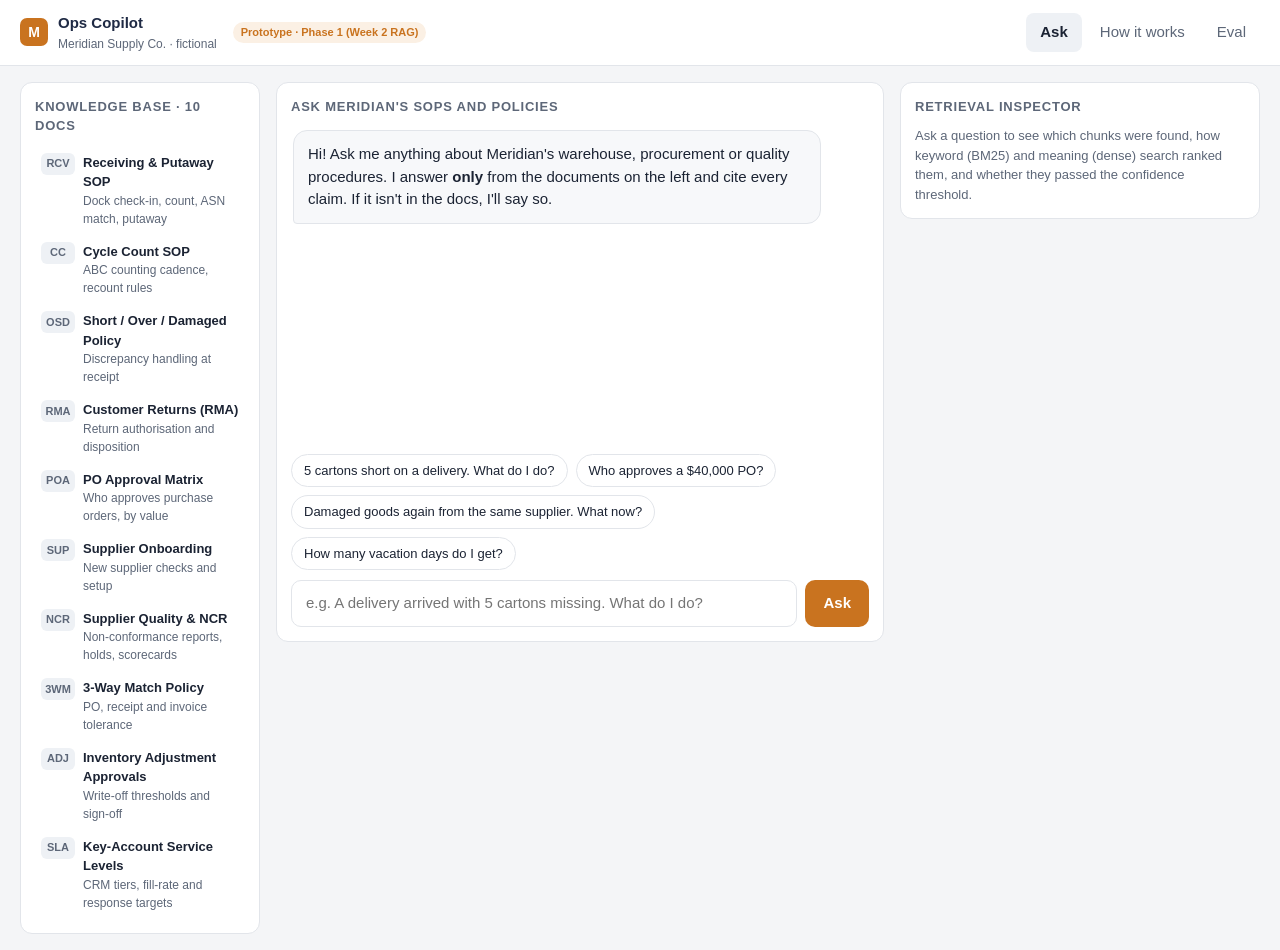
<file: docs/prototype-v1/index.html>
<!doctype html>
<html lang="en">
<head>
<meta charset="utf-8">
<meta name="viewport" content="width=device-width, initial-scale=1">
<title>Ops Copilot Prototype</title>
<style>
:root{
  --bg:#F4F5F7;--panel:#FFFFFF;--ink:#1B2333;--muted:#5D6778;--line:#E2E5EA;
  --navy:#1F2A44;--amber:#C9731F;--amber-soft:#FBF0E4;--ok:#2F7A4F;--ok-soft:#E6F3EB;
  --warn:#A23B2A;--warn-soft:#FBEAE7;--chip:#EEF1F5;--code:#F7F8FA;
}
@media (prefers-color-scheme: dark){:root:not([data-theme="light"]){
  --bg:#11151D;--panel:#1A202B;--ink:#E7EAF0;--muted:#9AA3B2;--line:#2A3240;
  --navy:#C9D3E8;--amber:#E99A4C;--amber-soft:#3A2A1A;--ok:#6CC08F;--ok-soft:#1C3326;
  --warn:#F08A78;--warn-soft:#3A201C;--chip:#232A36;--code:#151A22;}}
:root[data-theme="dark"]{
  --bg:#11151D;--panel:#1A202B;--ink:#E7EAF0;--muted:#9AA3B2;--line:#2A3240;
  --navy:#C9D3E8;--amber:#E99A4C;--amber-soft:#3A2A1A;--ok:#6CC08F;--ok-soft:#1C3326;
  --warn:#F08A78;--warn-soft:#3A201C;--chip:#232A36;--code:#151A22;}
*{box-sizing:border-box}
body{margin:0;background:var(--bg);color:var(--ink);font:15px/1.5 -apple-system,BlinkMacSystemFont,"Segoe UI",Inter,Arial,sans-serif}
header{display:flex;align-items:center;gap:16px;padding:12px 20px;background:var(--panel);border-bottom:1px solid var(--line);flex-wrap:wrap}
.brand{display:flex;align-items:center;gap:10px;font-weight:700;color:var(--navy)}
.logo{width:28px;height:28px;border-radius:7px;background:var(--amber);display:grid;place-items:center;color:#fff;font-size:14px;font-weight:800}
.brand small{display:block;font-weight:500;color:var(--muted);font-size:12px}
nav{display:flex;gap:4px;margin-left:auto}
nav button{border:0;background:transparent;color:var(--muted);padding:8px 14px;border-radius:8px;font:inherit;cursor:pointer}
nav button.on{background:var(--chip);color:var(--ink);font-weight:600}
.badge{font-size:11px;padding:2px 8px;border-radius:99px;background:var(--amber-soft);color:var(--amber);font-weight:600}
main{padding:16px 20px;max-width:1400px;margin:0 auto}
.view{display:none}.view.on{display:block}
.grid{display:grid;grid-template-columns:240px 1fr 360px;gap:16px;align-items:start}
@media (max-width:1100px){.grid{grid-template-columns:1fr}}
.card{background:var(--panel);border:1px solid var(--line);border-radius:12px;padding:14px}
h2{font-size:13px;text-transform:uppercase;letter-spacing:.06em;color:var(--muted);margin:0 0 10px}
.doc{display:flex;gap:8px;padding:7px 6px;border-radius:8px;font-size:13px;cursor:default}
.doc.hit{background:var(--amber-soft)}
.doc b{font-weight:600}
.doc span{color:var(--muted);font-size:12px;display:block}
.ico{width:34px;height:22px;flex:none;border-radius:6px;background:var(--chip);display:grid;place-items:center;font-size:11px;color:var(--muted);font-weight:700}
.chat{display:flex;flex-direction:column;min-height:560px}
.msgs{flex:1;display:flex;flex-direction:column;gap:14px;padding:4px 2px 12px}
.q{align-self:flex-end;background:var(--navy);color:var(--bg);padding:10px 14px;border-radius:14px 14px 4px 14px;max-width:80%}
:root[data-theme="dark"] .q{color:#11151D}
.a{align-self:flex-start;background:var(--code);border:1px solid var(--line);padding:12px 14px;border-radius:14px 14px 14px 4px;max-width:92%}
.a.refuse{background:var(--warn-soft);border-color:transparent}
.a .meta{margin-top:8px;display:flex;gap:6px;flex-wrap:wrap}
.cite{font-size:12px;padding:2px 8px;border-radius:99px;background:var(--amber-soft);color:var(--amber);font-weight:600;border:0;cursor:pointer;font-family:inherit}
.pill{font-size:12px;padding:2px 8px;border-radius:99px;background:var(--chip);color:var(--muted)}
.pill.ok{background:var(--ok-soft);color:var(--ok)}.pill.no{background:var(--warn-soft);color:var(--warn)}
.chips{display:flex;gap:8px;flex-wrap:wrap;margin:6px 0 10px}
.chips button{border:1px solid var(--line);background:var(--panel);color:var(--ink);border-radius:99px;padding:6px 12px;font:inherit;font-size:13px;cursor:pointer}
.chips button:hover{border-color:var(--amber)}
form{display:flex;gap:8px}
input[type=text]{flex:1;padding:11px 14px;border-radius:10px;border:1px solid var(--line);background:var(--panel);color:var(--ink);font:inherit}
.send{background:var(--amber);color:#fff;border:0;border-radius:10px;padding:0 18px;font:inherit;font-weight:600;cursor:pointer}
.typing{color:var(--muted);font-size:13px;font-style:italic}
.chunk{border:1px solid var(--line);border-radius:10px;padding:10px;margin-bottom:10px;font-size:13px}
.chunk.used{border-color:var(--amber)}
.chunk .hd{display:flex;justify-content:space-between;gap:8px;font-weight:600;margin-bottom:4px}
.chunk p{margin:6px 0 8px;color:var(--muted)}
.ranks{display:grid;grid-template-columns:repeat(3,1fr);gap:6px}
.ranks div{background:var(--chip);border-radius:6px;padding:4px 6px;font-size:11px;color:var(--muted)}
.ranks b{display:block;color:var(--ink);font-size:13px}
.gate{display:flex;align-items:center;gap:8px;font-size:13px;padding:8px 10px;border-radius:8px;margin-bottom:10px}
.gate.pass{background:var(--ok-soft);color:var(--ok)}.gate.fail{background:var(--warn-soft);color:var(--warn)}
.empty{color:var(--muted);font-size:13px}
.toggle{display:flex;gap:4px;margin-bottom:10px}
.toggle button{flex:1;border:1px solid var(--line);background:var(--panel);color:var(--muted);border-radius:8px;padding:5px;font:inherit;font-size:12px;cursor:pointer}
.toggle button.on{background:var(--navy);color:var(--bg);border-color:var(--navy)}
/* flow */
.flow{display:grid;grid-template-columns:1fr 340px;gap:16px}
@media (max-width:1000px){.flow{grid-template-columns:1fr}}
svg .node rect{fill:var(--panel);stroke:var(--line);stroke-width:1.5;cursor:pointer}
svg .node.on rect{stroke:var(--amber);stroke-width:2.5}
svg .node text{fill:var(--ink);font-size:13px;font-weight:600;pointer-events:none}
svg .node .sub{fill:var(--muted);font-size:11px;font-weight:400}
svg .lane{fill:var(--muted);font-size:11px;letter-spacing:.08em;font-weight:700}
svg .edge{stroke:var(--muted);stroke-width:1.6;fill:none}
svg .edge.r{stroke:var(--warn)}svg .edge.g{stroke:var(--ok)}
.step h3{margin:0 0 4px;font-size:18px}.step .tag{font-size:12px;color:var(--amber);font-weight:700;text-transform:uppercase;letter-spacing:.06em}
.step code,.mono{font-family:ui-monospace,Menlo,monospace;font-size:12.5px;background:var(--code);padding:1px 5px;border-radius:4px}
table{width:100%;border-collapse:collapse;font-size:13px}
th,td{text-align:left;padding:8px;border-bottom:1px solid var(--line);vertical-align:top}
th{color:var(--muted);font-weight:600;font-size:12px}
.kpis{display:grid;grid-template-columns:repeat(5,1fr);gap:12px;margin-bottom:16px}
@media (max-width:900px){.kpis{grid-template-columns:repeat(2,1fr)}}
.kpi .v{font-size:26px;font-weight:700}.kpi .l{color:var(--muted);font-size:12px}.kpi .t{font-size:12px;color:var(--muted)}
.note{background:var(--amber-soft);color:var(--amber);border-radius:10px;padding:10px 12px;font-size:13px;margin-bottom:14px}
</style>
</head>
<body>
<header>
  <div class="brand"><div class="logo">M</div><div>Ops Copilot<small>Meridian Supply Co. · fictional</small></div></div>
  <span class="badge">Prototype · Phase 1 (Week 2 RAG)</span>
  <nav>
    <button data-v="chat" class="on">Ask</button>
    <button data-v="flow">How it works</button>
    <button data-v="eval">Eval</button>
  </nav>
</header>

<main>
<!-- CHAT -->
<section id="chat" class="view on">
  <div class="grid">
    <aside class="card">
      <h2>Knowledge base · 10 docs</h2>
      <div id="docs"></div>
    </aside>
    <div class="card chat">
      <h2>Ask Meridian's SOPs and policies</h2>
      <div class="msgs" id="msgs">
        <div class="a">Hi! Ask me anything about Meridian's warehouse, procurement or quality procedures. I answer <b>only</b> from the documents on the left and cite every claim. If it isn't in the docs, I'll say so.</div>
      </div>
      <div class="chips" id="chips"></div>
      <form id="f"><input type="text" id="in" placeholder="e.g. A delivery arrived with 5 cartons missing. What do I do?" autocomplete="off"><button class="send">Ask</button></form>
    </div>
    <aside class="card" id="inspector">
      <h2>Retrieval inspector</h2>
      <div class="empty">Ask a question to see which chunks were found, how keyword (BM25) and meaning (dense) search ranked them, and whether they passed the confidence threshold.</div>
    </aside>
  </div>
</section>

<!-- FLOW -->
<section id="flow" class="view">
  <div class="flow">
    <div class="card">
      <h2>Pipeline · click a step</h2>
      <svg viewBox="0 0 900 470" width="100%" role="img" aria-label="Ops Copilot RAG pipeline">
        <defs><marker id="ar" viewBox="0 0 10 10" refX="9" refY="5" markerWidth="7" markerHeight="7" orient="auto-start-reverse"><path d="M0,0L10,5L0,10z" fill="currentColor"/></marker></defs>
        <text class="lane" x="20" y="28">INDEXING · runs once, when docs change</text>
        <text class="lane" x="20" y="218">ANSWERING · runs per question</text>
        <g style="color:var(--muted)">
          <path class="edge" d="M170 70H200" marker-end="url(#ar)"/>
          <path class="edge" d="M350 70H380" marker-end="url(#ar)"/>
          <path class="edge" d="M530 70C555 70 555 50 580 50" marker-end="url(#ar)"/>
          <path class="edge" d="M530 70C555 70 555 120 580 120" marker-end="url(#ar)"/>
          <path class="edge" d="M170 260H200" marker-end="url(#ar)"/>
          <path class="edge" d="M655 150V180Q655 200 600 230L355 240" stroke-dasharray="4 4" marker-end="url(#ar)"/>
          <path class="edge" d="M350 260H380" marker-end="url(#ar)"/>
          <path class="edge g" d="M530 260H560" style="color:var(--ok)" marker-end="url(#ar)"/>
          <path class="edge r" d="M455 285V330" style="color:var(--warn)" marker-end="url(#ar)"/>
          <path class="edge" d="M710 260H740" marker-end="url(#ar)"/>
          <path class="edge" d="M815 285V450H530" marker-end="url(#ar)"/>
          <path class="edge" d="M455 380V430" marker-end="url(#ar)"/>
        </g>
        <text x="534" y="252" fill="var(--ok)" font-size="11">pass</text>
        <text x="462" y="314" fill="var(--warn)" font-size="11">fail</text>
        <g id="nodes"></g>
      </svg>
    </div>
    <div class="card step" id="stepinfo"></div>
  </div>
</section>

<!-- EVAL -->
<section id="eval" class="view">
  <div class="note">Illustrative layout only. Real numbers come from <span class="mono">eval/run_eval.py</span> once Phase 1 is built. The pass bars shown are our targets.</div>
  <div class="kpis">
    <div class="card kpi"><div class="l">Faithfulness</div><div class="v">–</div><div class="t">target ≥ 0.90 · LLM judge</div></div>
    <div class="card kpi"><div class="l">Retrieval hit@4</div><div class="v">–</div><div class="t">target ≥ 0.85 · code</div></div>
    <div class="card kpi"><div class="l">MRR</div><div class="v">–</div><div class="t">target ≥ 0.70 · code</div></div>
    <div class="card kpi"><div class="l">Refusal correct</div><div class="v">–</div><div class="t">target 2 / 2 · code</div></div>
    <div class="card kpi"><div class="l">p95 latency</div><div class="v">–</div><div class="t">target &lt; 8 s · local model</div></div>
  </div>
  <div class="card">
    <h2>15-question eval set</h2>
    <table><thead><tr><th>#</th><th>Type</th><th>Question</th><th>Expected source(s)</th><th>Result</th></tr></thead><tbody id="evalrows"></tbody></table>
  </div>
</section>
</main>

<script>
const DOCS=[
 ["RCV","Receiving & Putaway SOP","Dock check-in, count, ASN match, putaway"],
 ["CC","Cycle Count SOP","ABC counting cadence, recount rules"],
 ["OSD","Short / Over / Damaged Policy","Discrepancy handling at receipt"],
 ["RMA","Customer Returns (RMA)","Return authorisation and disposition"],
 ["POA","PO Approval Matrix","Who approves purchase orders, by value"],
 ["SUP","Supplier Onboarding","New supplier checks and setup"],
 ["NCR","Supplier Quality & NCR","Non-conformance reports, holds, scorecards"],
 ["3WM","3-Way Match Policy","PO, receipt and invoice tolerance"],
 ["ADJ","Inventory Adjustment Approvals","Write-off thresholds and sign-off"],
 ["SLA","Key-Account Service Levels","CRM tiers, fill-rate and response targets"]
];
const SCEN=[
 {key:["short","missing","cartons","fewer"],chip:"5 cartons short on a delivery. What do I do?",
  q:"A delivery arrived with 5 cartons fewer than the ASN. What do I do?",
  a:`Receive only the cartons physically present and record the shortage on the receipt. Do not adjust the ASN to match <button class="cite" data-c="0">OSD §2.1</button>. Note the shortage on the carrier's proof of delivery before signing <button class="cite" data-c="0">OSD §2.2</button>. Within 24 hours, open a discrepancy case so the buyer can notify the supplier <button class="cite" data-c="1">OSD §3</button>. The PO line stays open for the missing quantity until the supplier ships it or the buyer cancels it <button class="cite" data-c="2">RCV §4.3</button>.`,
  hits:["OSD","RCV"],gate:0.82,
  chunks:[
   {id:"OSD §2.1",t:"Short shipments: receive only what is physically present. Record shortage quantity on the receipt; never edit the ASN to match.",bm:1,dn:1,rrf:0.0328,used:1},
   {id:"OSD §3",t:"Open a discrepancy case within 24 hours. Buyer notifies supplier and requests credit or a follow-up shipment.",bm:3,dn:2,rrf:0.0320,used:1},
   {id:"RCV §4.3",t:"Partially received PO lines remain open for the outstanding quantity until shipped or cancelled by the buyer.",bm:2,dn:4,rrf:0.0315,used:1},
   {id:"OSD §2.2",t:"Annotate the carrier POD with the exception before signing. Unannotated PODs weaken freight claims.",bm:5,dn:3,rrf:0.0310,used:1},
   {id:"CC §5",t:"Recount triggers: variance over 2% or $500 at item level…",bm:6,dn:9,rrf:0.0268,used:0}]},
 {key:["approve","po","purchase","$","value","order"],chip:"Who approves a $40,000 PO?",
  q:"Who needs to approve a $40,000 purchase order for packaging?",
  a:`A $40,000 PO falls in the $25,000–$100,000 band, which needs the <b>Procurement Manager</b> and the <b>Site Operations Director</b> to approve <button class="cite" data-c="0">POA §2</button>. Packaging is an indirect spend category, so it also needs a budget-holder check before release <button class="cite" data-c="1">POA §3.1</button>.`,
  hits:["POA"],gate:0.88,
  chunks:[
   {id:"POA §2",t:"Approval bands: < $5k buyer; $5k–25k Procurement Manager; $25k–100k Procurement Manager + Site Ops Director; > $100k adds VP Supply Chain.",bm:1,dn:1,rrf:0.0328,used:1},
   {id:"POA §3.1",t:"Indirect categories (packaging, MRO, services) require budget-holder confirmation before PO release.",bm:2,dn:3,rrf:0.0318,used:1},
   {id:"SUP §4",t:"New suppliers cannot receive a PO above $25k until onboarding is complete…",bm:4,dn:2,rrf:0.0313,used:0},
   {id:"3WM §1",t:"Invoices are paid only when PO, receipt and invoice match within tolerance…",bm:7,dn:6,rrf:0.0283,used:0}]},
 {key:["damaged","quality","defect","ncr","supplier keeps","repeat"],chip:"Damaged goods again from the same supplier. What now?",
  q:"This is the third damaged delivery from the same supplier this quarter. What should happen?",
  a:`Put the damaged stock on <b>quality hold</b> and do not put it away <button class="cite" data-c="0">OSD §4</button>. Because this is a repeat issue, raise a <b>Non-Conformance Report</b>. Three NCRs in a quarter trigger a corrective-action request (SCAR) to the supplier <button class="cite" data-c="1">NCR §3.2</button>. The supplier's quality score also drops, which can move them to "conditional" status on the scorecard <button class="cite" data-c="2">NCR §5</button>. <i>This answer combines 2 documents.</i>`,
  hits:["OSD","NCR"],gate:0.79,
  chunks:[
   {id:"OSD §4",t:"Damaged goods: photograph, segregate to the QH location, do not put away. Notify Quality.",bm:2,dn:1,rrf:0.0325,used:1},
   {id:"NCR §3.2",t:"Raise an NCR for each quality failure. 3 NCRs in a rolling quarter → Supplier Corrective Action Request (SCAR).",bm:1,dn:3,rrf:0.0320,used:1},
   {id:"NCR §5",t:"Scorecard: quality points deducted per NCR; below 70 → conditional status and review.",bm:4,dn:2,rrf:0.0315,used:1},
   {id:"RMA §2",t:"Customer returns of damaged items are inspected within 48 hours…",bm:3,dn:7,rrf:0.0292,used:0}]},
 {key:["salary","bonus","holiday","pto","vacation","parking","lunch","ceo"],chip:"How many vacation days do I get?",
  q:"How many vacation days do warehouse staff get?",
  refuse:true,gate:0.31,
  chunks:[
   {id:"SLA §1",t:"Key-account tiers: Platinum accounts receive 4-hour response…",bm:9,dn:4,rrf:0.0255,used:0},
   {id:"CC §2",t:"Count schedules avoid peak days and planned staff leave…",bm:3,dn:8,rrf:0.0250,used:0}]}
];
const REFUSAL="I couldn't find this in Meridian's documents.";
const $=s=>document.querySelector(s);
let mode="hybrid";
function renderDocs(hits=[]){ $("#docs").innerHTML=DOCS.map(d=>`<div class="doc ${hits.includes(d[0])?"hit":""}"><div class="ico">${d[0]}</div><div><b>${d[1]}</b><span>${d[2]}</span></div></div>`).join(""); }
renderDocs();
$("#chips").innerHTML=SCEN.map((s,i)=>`<button data-i="${i}">${s.chip}</button>`).join("");
$("#chips").onclick=e=>{const b=e.target.closest("button");if(b)ask(SCEN[b.dataset.i].q,SCEN[b.dataset.i]);};
$("#f").onsubmit=e=>{e.preventDefault();const v=$("#in").value.trim();if(!v)return;$("#in").value="";
  const lv=v.toLowerCase();const s=SCEN.find(s=>s.key.some(k=>lv.includes(k)))||{refuse:true,gate:0.22,chunks:[]};ask(v,s);};
let cur=null;
function ask(q,s){
  const m=$("#msgs");m.insertAdjacentHTML("beforeend",`<div class="q">${q.replace(/</g,"&lt;")}</div><div class="typing">Retrieving · ranking · checking threshold…</div>`);
  m.scrollTop=m.scrollHeight;
  setTimeout(()=>{m.querySelector(".typing").remove();
    if(s.refuse){m.insertAdjacentHTML("beforeend",`<div class="a refuse"><b>${REFUSAL}</b><br><span style="font-size:13px">The closest passages scored ${s.gate.toFixed(2)}, below the 0.55 confidence threshold, so I won't guess. Try HR or the employee handbook.</span><div class="meta"><span class="pill no">refused · below threshold</span></div></div>`);}
    else{m.insertAdjacentHTML("beforeend",`<div class="a">${s.a}<div class="meta"><span class="pill ok">grounded · ${s.chunks.filter(c=>c.used).length} chunks cited</span><span class="pill">top score ${s.gate.toFixed(2)}</span></div></div>`);}
    m.scrollTop=m.scrollHeight;cur=s;renderDocs(s.hits||[]);inspect();
  },650);
}
$("#msgs").onclick=e=>{const c=e.target.closest(".cite");if(!c)return;const el=document.querySelectorAll("#inspector .chunk.used")[+c.dataset.c];if(el){el.scrollIntoView({behavior:"smooth",block:"center"});el.animate([{background:"var(--amber-soft)"},{background:"transparent"}],{duration:1200});}};
function inspect(){
  const s=cur;if(!s)return;
  let ch=[...s.chunks];
  if(mode==="bm25")ch.sort((a,b)=>a.bm-b.bm);else if(mode==="dense")ch.sort((a,b)=>a.dn-b.dn);else ch.sort((a,b)=>b.rrf-a.rrf);
  const pass=s.gate>=0.55;
  $("#inspector").innerHTML=`<h2>Retrieval inspector</h2>
   <div class="toggle"><button data-m="bm25" class="${mode==="bm25"?"on":""}">Keyword (BM25)</button><button data-m="dense" class="${mode==="dense"?"on":""}">Meaning (dense)</button><button data-m="hybrid" class="${mode==="hybrid"?"on":""}">Hybrid (RRF)</button></div>
   <div class="gate ${pass?"pass":"fail"}">${pass?"✓":"✕"} Confidence ${s.gate.toFixed(2)} ${pass?"≥":"<"} threshold 0.55 → ${pass?"answer from these chunks":"refuse, don't guess"}</div>
   ${ch.length?ch.map(c=>`<div class="chunk ${c.used?"used":""}"><div class="hd"><span>${c.id}</span><span class="pill ${c.used?"ok":""}">${c.used?"cited":"not used"}</span></div><p>${c.t}</p><div class="ranks"><div>BM25 rank<b>#${c.bm}</b></div><div>Dense rank<b>#${c.dn}</b></div><div>RRF score<b>${c.rrf.toFixed(4)}</b></div></div></div>`).join(""):`<div class="empty">No chunks above the minimum similarity.</div>`}
   <div class="empty" style="margin-top:6px">RRF = Σ 1/(60 + rank) across both searches. A chunk ranked well by both rises to the top.</div>`;
}
$("#inspector").onclick=e=>{const b=e.target.closest("[data-m]");if(b){mode=b.dataset.m;inspect();}};

/* FLOW */
const NODES=[
 {id:"docs",x:20,y:45,t:"10 SOP docs",s:"data/docs/*.md",tag:"Corpus",h:"Meridian's knowledge",
  d:"Ten simulated documents in Markdown: receiving, cycle counts, discrepancies, returns, PO approvals, supplier onboarding and quality, 3-way match, inventory adjustments, key-account SLAs. Generic industry practice, fictional numbers."},
 {id:"clean",x:200,y:45,t:"Clean",s:"strip markup, boilerplate",tag:"Ingestion",h:"Clean before chunking",
  d:"Remove headers and footers, revision tables and markup noise, and normalise whitespace. Keep the heading structure, because it becomes the citation (<code>OSD §2.1</code>)."},
 {id:"chunk",x:380,y:45,t:"Chunk",s:"by heading · ~400 tok",tag:"Chunking",h:"Split on meaning, not just length",
  d:"Split by section headings first, then by size (about 400 tokens with 15% overlap) using <code>RecursiveCharacterTextSplitter</code>. Each chunk keeps doc and section metadata. The notebook shows chunk sizes and one bad split, so you can see why it matters."},
 {id:"embed",x:580,y:22,t:"Embed → Chroma",s:"nomic-embed-text (local)",tag:"Dense index",h:"Meaning search",
  d:"Each chunk becomes a 768-dimension vector from <code>nomic-embed-text</code> via Ollama, free and on your Mac. Vectors are stored in Chroma under <code>data/cache/</code>. This finds paraphrases, like \"fewer cartons\" matching \"short shipment\"."},
 {id:"bm25",x:580,y:95,t:"BM25 index",s:"keyword search",tag:"Sparse index",h:"Exact-word search",
  d:"A classic keyword index. It catches exact terms the dense model can blur, such as \"SCAR\", \"NCR\", \"$25k\" or a document code."},
 {id:"q",x:20,y:235,t:"Question",s:"Streamlit chat",tag:"Input",h:"User asks",
  d:"The user types a plain-English question in the chat UI or the notebook."},
 {id:"hyb",x:200,y:235,t:"Hybrid retrieve",s:"BM25 + dense → RRF",tag:"Retrieval",h:"Best of both searches",
  d:"Run both searches (top 8 each), then merge with Reciprocal Rank Fusion: score = Σ 1/(60 + rank). Keep the top k = 4. The inspector toggle shows each ranking separately."},
 {id:"gate",x:380,y:235,t:"Confidence gate",s:"top score ≥ 0.55?",tag:"Refusal path",h:"Design the \"I don't know\" first",
  d:"If the best chunk's similarity is below the threshold, skip the LLM and refuse. The threshold is tuned on the eval set, not guessed. This is what stops hallucinated answers."},
 {id:"prompt",x:560,y:235,t:"Grounded prompt",s:"context only · cite §",tag:"Generation",h:"Answer only from context",
  d:"System prompt: answer ONLY from the provided chunks, cite <code>[DOC §section]</code> after every claim, and if the chunks don't contain the answer, reply exactly \"I couldn't find this in Meridian's documents.\" Ollama llama3.1:8b by default, or Groq via <code>LLM_PROVIDER</code>."},
 {id:"ref",x:380,y:330,t:"Refusal",s:"no guess",tag:"Output",h:"Safe refusal",
  d:"A brief, clear refusal, plus a pointer to where the user might look instead. It's counted in the eval as \"refusal correct\"."},
 {id:"ans",x:740,y:235,t:"Answer + citations",s:"chips link to chunks",tag:"Output",h:"Cited answer",
  d:"The answer is shown with citation chips. Clicking a chip highlights the exact chunk in the inspector, so every claim can be checked."},
 {id:"eval",x:380,y:430,t:"15-question eval",s:"eval/run_eval.py",tag:"Evaluation",h:"Prove it, don't feel it",
  d:"Scored in code: retrieval hit@4 and MRR against the expected source, citation accuracy, and refusal correctness on unanswerable questions. Faithfulness uses an LLM judge (is every claim supported by a cited chunk?). Failures go in a written analysis."}
];
function drawNodes(sel="hyb"){
  $("#nodes").innerHTML=NODES.map(n=>`<g class="node ${n.id===sel?"on":""}" data-id="${n.id}" tabindex="0"><rect x="${n.x}" y="${n.y}" width="150" height="${n.id==="eval"?36:50}" rx="10"/><text x="${n.x+12}" y="${n.y+(n.id==="eval"?16:22)}">${n.t}</text><text class="sub" x="${n.x+12}" y="${n.y+(n.id==="eval"?30:38)}">${n.s}</text></g>`).join("");
  const n=NODES.find(n=>n.id===sel);
  $("#stepinfo").innerHTML=`<div class="tag">${n.tag}</div><h3>${n.h}</h3><p>${n.d}</p><p class="empty">Built in <span class="mono">src/ops_copilot/</span> and shown step by step in <span class="mono">notebooks/01_rag_walkthrough.ipynb</span>.</p>`;
}
drawNodes();
$("#nodes").onclick=e=>{const g=e.target.closest(".node");if(g)drawNodes(g.dataset.id);};

/* EVAL */
const EV=[
 ["Direct","What's the recount trigger in a cycle count?","CC"],
 ["Direct","Who approves a $40k PO?","POA"],
 ["Direct","How do I handle a short shipment?","OSD"],
 ["Direct","What's the invoice price tolerance in 3-way match?","3WM"],
 ["Direct","How fast must a damaged customer return be inspected?","RMA"],
 ["Direct","What checks are needed before onboarding a supplier?","SUP"],
 ["Direct","Who signs off a $3,000 inventory write-off?","ADJ"],
 ["Direct","What's the Platinum account response time?","SLA"],
 ["Multi-doc","Repeat damaged deliveries from one supplier: what happens?","OSD + NCR"],
 ["Multi-doc","Can a brand-new supplier get a $60k PO?","SUP + POA"],
 ["Multi-doc","A short shipment caused an invoice mismatch. Can we pay?","OSD + 3WM"],
 ["Ambiguous","What's the threshold?","clarify / CC, ADJ, 3WM"],
 ["Ambiguous","What do I do with bad stock?","OSD / RMA / ADJ"],
 ["Unanswerable","How many vacation days do staff get?","refuse"],
 ["Unanswerable","What's our forklift vendor's phone number?","refuse"]
];
$("#evalrows").innerHTML=EV.map((r,i)=>`<tr><td>${i+1}</td><td><span class="pill">${r[0]}</span></td><td>${r[1]}</td><td class="mono" style="background:none">${r[2]}</td><td><span class="pill">pending</span></td></tr>`).join("");

document.querySelectorAll("nav button").forEach(b=>b.onclick=()=>{document.querySelectorAll("nav button,.view").forEach(x=>x.classList.remove("on"));b.classList.add("on");$("#"+b.dataset.v).classList.add("on");});
</script>
</body>
</html>
</file>
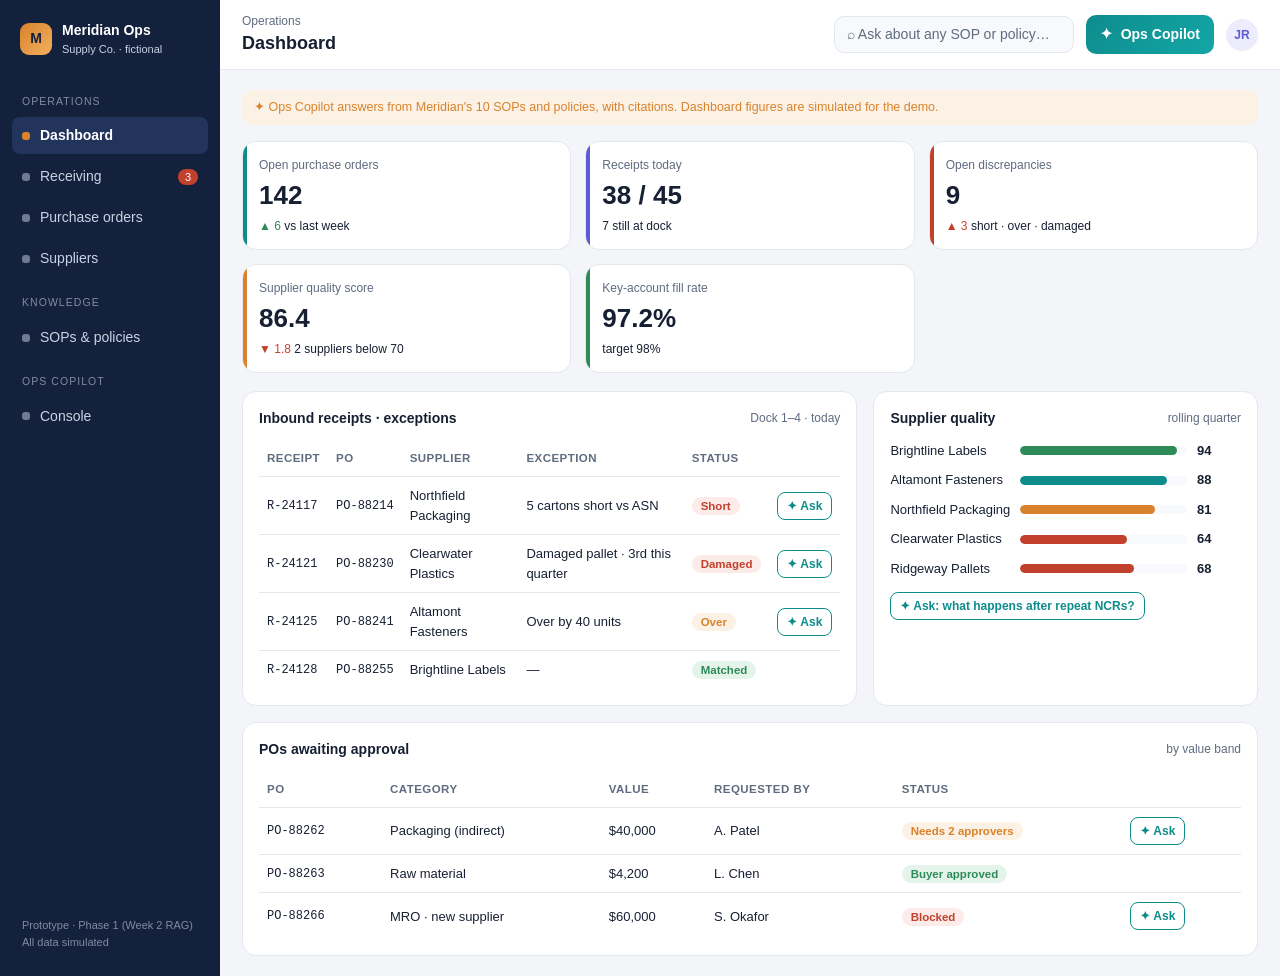
<file: docs/prototype/index.html>
<!doctype html>
<html lang="en">
<head>
<meta charset="utf-8">
<meta name="viewport" content="width=device-width, initial-scale=1">
<title>Meridian Ops Portal</title>
<style>
:root{
  --bg:#F3F5F9;--panel:#FFFFFF;--ink:#172033;--muted:#5F6B7F;--line:#E3E7EE;--soft:#F7F9FC;
  --side:#14213D;--side-ink:#C9D2E3;--side-on:#22345C;
  --teal:#0E8C8C;--teal-soft:#E2F4F4;--amber:#D9822B;--amber-soft:#FCF1E5;
  --red:#C2412D;--red-soft:#FCEBE8;--green:#2E8B57;--green-soft:#E5F4EB;--violet:#5B5BD6;--violet-soft:#ECECFC;
}
@media (prefers-color-scheme: dark){:root:not([data-theme="light"]){
  --bg:#0F1420;--panel:#171E2C;--ink:#E6EAF2;--muted:#98A2B5;--line:#273044;--soft:#1C2435;
  --side:#0B1020;--side-ink:#AEB8CC;--side-on:#1B2742;
  --teal-soft:#123232;--amber-soft:#3A2915;--red-soft:#3A1D18;--green-soft:#16301F;--violet-soft:#22224A;}}
:root[data-theme="dark"]{
  --bg:#0F1420;--panel:#171E2C;--ink:#E6EAF2;--muted:#98A2B5;--line:#273044;--soft:#1C2435;
  --side:#0B1020;--side-ink:#AEB8CC;--side-on:#1B2742;
  --teal-soft:#123232;--amber-soft:#3A2915;--red-soft:#3A1D18;--green-soft:#16301F;--violet-soft:#22224A;}
*{box-sizing:border-box}
body{margin:0;background:var(--bg);color:var(--ink);font:14px/1.5 -apple-system,BlinkMacSystemFont,"Segoe UI",Inter,Arial,sans-serif}
.app{display:grid;grid-template-columns:220px 1fr;min-height:100vh}
.app.copilot{grid-template-columns:220px 1fr 400px}
/* sidebar */
.side{background:var(--side);color:var(--side-ink);padding:16px 12px;display:flex;flex-direction:column;gap:4px}
.brand{display:flex;align-items:center;gap:10px;color:#fff;font-weight:700;padding:4px 8px 18px}
.logo{width:32px;height:32px;border-radius:9px;background:linear-gradient(135deg,var(--amber),#F2B05E);display:grid;place-items:center;font-weight:800;color:#14213D}
.brand small{display:block;font-weight:500;color:var(--side-ink);font-size:11px}
.side .sec{font-size:10.5px;letter-spacing:.1em;text-transform:uppercase;opacity:.6;padding:14px 10px 4px}
.nav{display:flex;align-items:center;gap:10px;padding:8px 10px;border-radius:8px;cursor:pointer;border:0;background:none;color:inherit;font:inherit;text-align:left;width:100%}
.nav:hover{background:var(--side-on)}.nav.on{background:var(--side-on);color:#fff;font-weight:600}
.nav .dot{width:8px;height:8px;border-radius:3px;background:currentColor;opacity:.5}
.nav.on .dot{background:var(--amber);opacity:1}
.nav .ct{margin-left:auto;font-size:11px;background:var(--red);color:#fff;border-radius:99px;padding:0 7px}
.side .foot{margin-top:auto;font-size:11px;opacity:.6;padding:10px}
/* top */
.main{display:flex;flex-direction:column;min-width:0}
.top{display:flex;align-items:center;gap:12px;padding:12px 22px;background:var(--panel);border-bottom:1px solid var(--line)}
.top h1{font-size:18px;margin:0}.top .crumb{color:var(--muted);font-size:12px}
.search{margin-left:auto;display:flex;align-items:center;gap:8px;background:var(--soft);border:1px solid var(--line);border-radius:10px;padding:7px 12px;color:var(--muted);min-width:240px;cursor:pointer}
.cbtn{background:linear-gradient(135deg,var(--teal),#13A6A6);color:#fff;border:0;border-radius:10px;padding:8px 14px;font:inherit;font-weight:600;cursor:pointer;display:flex;gap:8px;align-items:center}
.cbtn .spark{font-size:15px}
.avatar{width:32px;height:32px;border-radius:50%;background:var(--violet-soft);color:var(--violet);display:grid;place-items:center;font-weight:700;font-size:12px}
.page{padding:20px 22px;display:none}.page.on{display:block}
.banner{display:flex;gap:10px;align-items:center;background:var(--amber-soft);color:var(--amber);border-radius:10px;padding:8px 12px;font-size:12.5px;margin-bottom:16px}
/* kpis */
.kpis{display:grid;grid-template-columns:repeat(5,1fr);gap:14px;margin-bottom:18px}
@media (max-width:1300px){.kpis{grid-template-columns:repeat(3,1fr)}}
.kpi{background:var(--panel);border:1px solid var(--line);border-radius:14px;padding:14px 16px;position:relative;overflow:hidden}
.kpi:before{content:"";position:absolute;left:0;top:0;bottom:0;width:4px;background:var(--c)}
.kpi .l{color:var(--muted);font-size:12px}.kpi .v{font-size:26px;font-weight:700;margin:2px 0}
.kpi .d{font-size:12px}.up{color:var(--green)}.dn{color:var(--red)}
.cols{display:grid;grid-template-columns:1.6fr 1fr;gap:16px}
@media (max-width:1200px){.cols{grid-template-columns:1fr}}
.card{background:var(--panel);border:1px solid var(--line);border-radius:14px;padding:16px}
.card h2{font-size:14px;margin:0 0 12px;display:flex;align-items:center;gap:8px}
.card h2 .sub{color:var(--muted);font-weight:400;font-size:12px;margin-left:auto}
table{width:100%;border-collapse:collapse;font-size:13px}
th,td{text-align:left;padding:9px 8px;border-bottom:1px solid var(--line);vertical-align:middle}
th{color:var(--muted);font-weight:600;font-size:11.5px;text-transform:uppercase;letter-spacing:.04em}
tr:last-child td{border-bottom:0}
.st{font-size:11.5px;font-weight:600;padding:3px 9px;border-radius:99px;white-space:nowrap}
.st.ok{background:var(--green-soft);color:var(--green)}.st.warn{background:var(--amber-soft);color:var(--amber)}
.st.bad{background:var(--red-soft);color:var(--red)}.st.info{background:var(--teal-soft);color:var(--teal)}
.ask{border:1px solid var(--teal);color:var(--teal);background:transparent;border-radius:8px;padding:4px 9px;font:inherit;font-size:12px;font-weight:600;cursor:pointer;white-space:nowrap}
.ask:hover{background:var(--teal-soft)}
.bars{display:flex;flex-direction:column;gap:10px}
.bar{display:grid;grid-template-columns:120px 1fr 44px;gap:10px;align-items:center;font-size:13px}
.bar .t{height:9px;background:var(--soft);border-radius:99px;overflow:hidden}.bar .t i{display:block;height:100%;border-radius:99px}
.docgrid{display:grid;grid-template-columns:repeat(auto-fill,minmax(230px,1fr));gap:12px}
.doc{background:var(--panel);border:1px solid var(--line);border-radius:12px;padding:14px}
.doc .code{display:inline-block;font-size:11px;font-weight:700;color:var(--teal);background:var(--teal-soft);border-radius:6px;padding:2px 7px;margin-bottom:6px}
.doc b{display:block}.doc span{color:var(--muted);font-size:12.5px}
.doc .m{font-size:11.5px;color:var(--muted);margin-top:8px}
/* copilot panel */
.cp{display:none;background:var(--panel);border-left:1px solid var(--line);flex-direction:column;height:100vh;position:sticky;top:0}
.app.copilot .cp{display:flex}
.cp .hd{display:flex;align-items:center;gap:10px;padding:14px 16px;border-bottom:1px solid var(--line)}
.cp .hd .ic{width:30px;height:30px;border-radius:9px;background:linear-gradient(135deg,var(--teal),#13A6A6);color:#fff;display:grid;place-items:center}
.cp .hd b{display:block}.cp .hd small{color:var(--muted);font-size:11.5px}
.x{margin-left:auto;border:0;background:none;color:var(--muted);font-size:18px;cursor:pointer}
.msgs{flex:1;overflow:auto;padding:14px 16px;display:flex;flex-direction:column;gap:12px}
.q{align-self:flex-end;background:var(--side);color:#fff;padding:9px 13px;border-radius:14px 14px 4px 14px;max-width:88%}
.a{align-self:flex-start;background:var(--soft);border:1px solid var(--line);padding:11px 13px;border-radius:14px 14px 14px 4px;max-width:96%}
.a.refuse{background:var(--red-soft);border-color:transparent}
.cite{font-size:11.5px;padding:1px 7px;border-radius:99px;background:var(--teal-soft);color:var(--teal);font-weight:700;border:0;cursor:pointer;font-family:inherit}
.meta{margin-top:8px;display:flex;gap:6px;flex-wrap:wrap;align-items:center}
.pill{font-size:11.5px;padding:2px 8px;border-radius:99px;background:var(--line);color:var(--muted)}
.pill.ok{background:var(--green-soft);color:var(--green)}.pill.no{background:var(--red-soft);color:var(--red)}
.link{font-size:11.5px;color:var(--violet);background:none;border:0;cursor:pointer;font:inherit;font-size:11.5px;text-decoration:underline}
.typing{color:var(--muted);font-size:12.5px;font-style:italic}
.chips{display:flex;gap:6px;flex-wrap:wrap;padding:0 16px 8px}
.chips button{border:1px solid var(--line);background:var(--panel);color:var(--ink);border-radius:99px;padding:5px 10px;font:inherit;font-size:12px;cursor:pointer}
.chips button:hover{border-color:var(--teal)}
.cp form{display:flex;gap:8px;padding:12px 16px;border-top:1px solid var(--line)}
.cp input{flex:1;padding:10px 12px;border-radius:10px;border:1px solid var(--line);background:var(--soft);color:var(--ink);font:inherit}
.cp .send{background:var(--teal);color:#fff;border:0;border-radius:10px;padding:0 14px;font:inherit;font-weight:600;cursor:pointer}
.scope{font-size:11px;color:var(--muted);padding:0 16px 10px}
/* console */
.tabs{display:flex;gap:4px;margin-bottom:14px;border-bottom:1px solid var(--line)}
.tabs button{border:0;background:none;padding:9px 14px;font:inherit;color:var(--muted);cursor:pointer;border-bottom:2px solid transparent}
.tabs button.on{color:var(--ink);font-weight:600;border-color:var(--teal)}
.ctab{display:none}.ctab.on{display:block}
.toggle{display:inline-flex;border:1px solid var(--line);border-radius:9px;overflow:hidden;margin-bottom:12px}
.toggle button{border:0;background:var(--panel);color:var(--muted);padding:6px 12px;font:inherit;font-size:12.5px;cursor:pointer}
.toggle button.on{background:var(--side);color:#fff}
.gate{display:flex;align-items:center;gap:8px;font-size:13px;padding:9px 12px;border-radius:9px;margin-bottom:12px}
.gate.pass{background:var(--green-soft);color:var(--green)}.gate.fail{background:var(--red-soft);color:var(--red)}
.trace{display:flex;flex-direction:column;gap:8px}
.tr{display:grid;grid-template-columns:150px 1fr 70px;gap:10px;align-items:center;font-size:13px}
.tr .t{height:10px;background:var(--soft);border-radius:99px;position:relative}.tr .t i{position:absolute;height:100%;border-radius:99px;background:var(--teal)}
.mono{font-family:ui-monospace,Menlo,monospace;font-size:12px}
.empty{color:var(--muted);font-size:13px}
.ekpis{display:grid;grid-template-columns:repeat(5,1fr);gap:12px;margin-bottom:14px}
@media (max-width:1100px){.ekpis{grid-template-columns:repeat(2,1fr)}}
.hl{animation:hl 1.4s}@keyframes hl{from{background:var(--teal-soft)}to{background:transparent}}
@media (max-width:900px){.app,.app.copilot{grid-template-columns:1fr}.side{display:none}.cp{position:fixed;inset:0;height:auto;z-index:5}}
</style>
</head>
<body>
<div class="app" id="app">
  <aside class="side">
    <div class="brand"><div class="logo">M</div><div>Meridian Ops<small>Supply Co. · fictional</small></div></div>
    <div class="sec">Operations</div>
    <button class="nav on" data-p="dash"><span class="dot"></span>Dashboard</button>
    <button class="nav" data-p="recv"><span class="dot"></span>Receiving<span class="ct">3</span></button>
    <button class="nav" data-p="po"><span class="dot"></span>Purchase orders</button>
    <button class="nav" data-p="sup"><span class="dot"></span>Suppliers</button>
    <div class="sec">Knowledge</div>
    <button class="nav" data-p="kb"><span class="dot"></span>SOPs &amp; policies</button>
    <div class="sec">Ops Copilot</div>
    <button class="nav" data-p="console"><span class="dot"></span>Console</button>
    <div class="foot">Prototype · Phase 1 (Week 2 RAG)<br>All data simulated</div>
  </aside>

  <div class="main">
    <div class="top">
      <div><div class="crumb" id="crumb">Operations</div><h1 id="title">Dashboard</h1></div>
      <div class="search" id="opencp">⌕ Ask about any SOP or policy…</div>
      <button class="cbtn" id="cpbtn"><span class="spark">✦</span>Ops Copilot</button>
      <div class="avatar">JR</div>
    </div>

    <!-- DASHBOARD -->
    <section class="page on" id="dash">
      <div class="banner">✦ Ops Copilot answers from Meridian's 10 SOPs and policies, with citations. Dashboard figures are simulated for the demo.</div>
      <div class="kpis">
        <div class="kpi" style="--c:var(--teal)"><div class="l">Open purchase orders</div><div class="v">142</div><div class="d"><span class="up">▲ 6</span> vs last week</div></div>
        <div class="kpi" style="--c:var(--violet)"><div class="l">Receipts today</div><div class="v">38 / 45</div><div class="d">7 still at dock</div></div>
        <div class="kpi" style="--c:var(--red)"><div class="l">Open discrepancies</div><div class="v">9</div><div class="d"><span class="dn">▲ 3</span> short · over · damaged</div></div>
        <div class="kpi" style="--c:var(--amber)"><div class="l">Supplier quality score</div><div class="v">86.4</div><div class="d"><span class="dn">▼ 1.8</span> 2 suppliers below 70</div></div>
        <div class="kpi" style="--c:var(--green)"><div class="l">Key-account fill rate</div><div class="v">97.2%</div><div class="d">target 98%</div></div>
      </div>
      <div class="cols">
        <div class="card">
          <h2>Inbound receipts · exceptions <span class="sub">Dock 1–4 · today</span></h2>
          <table><thead><tr><th>Receipt</th><th>PO</th><th>Supplier</th><th>Exception</th><th>Status</th><th></th></tr></thead>
          <tbody id="rcvrows"></tbody></table>
        </div>
        <div class="card">
          <h2>Supplier quality <span class="sub">rolling quarter</span></h2>
          <div class="bars" id="bars"></div>
          <div style="margin-top:14px"><button class="ask" data-s="2">✦ Ask: what happens after repeat NCRs?</button></div>
        </div>
      </div>
      <div class="card" style="margin-top:16px">
        <h2>POs awaiting approval <span class="sub">by value band</span></h2>
        <table><thead><tr><th>PO</th><th>Category</th><th>Value</th><th>Requested by</th><th>Status</th><th></th></tr></thead>
        <tbody id="porows"></tbody></table>
      </div>
    </section>

    <section class="page" id="recv"><div class="card"><h2>Receiving <span class="sub">simulated</span></h2><table><thead><tr><th>Receipt</th><th>PO</th><th>Supplier</th><th>Exception</th><th>Status</th><th></th></tr></thead><tbody class="rcvclone"></tbody></table></div></section>
    <section class="page" id="po"><div class="card"><h2>Purchase orders <span class="sub">simulated</span></h2><table><thead><tr><th>PO</th><th>Category</th><th>Value</th><th>Requested by</th><th>Status</th><th></th></tr></thead><tbody class="poclone"></tbody></table></div></section>
    <section class="page" id="sup"><div class="card"><h2>Supplier scorecards <span class="sub">simulated</span></h2><div class="bars barsclone"></div></div></section>

    <section class="page" id="kb">
      <div class="banner">These 10 documents are the Copilot's only knowledge. If an answer isn't in them, it refuses.</div>
      <div class="docgrid" id="docs"></div>
    </section>

    <!-- CONSOLE -->
    <section class="page" id="console">
      <div class="tabs">
        <button class="on" data-t="insp">Retrieval inspector</button>
        <button data-t="trace">Run trace</button>
        <button data-t="eval">Evals</button>
      </div>
      <div class="ctab on" id="insp"><div class="card" id="inspbody"><div class="empty">Ask Ops Copilot a question. This view then shows which chunks were found, how keyword and meaning search ranked them, and whether they passed the confidence gate.</div></div></div>
      <div class="ctab" id="trace"><div class="card" id="tracebody"><div class="empty">No run yet.</div></div></div>
      <div class="ctab" id="eval">
        <div class="banner">Layout only. Real scores come from <span class="mono">eval/run_eval.py</span> after the build. The pass bars are our targets.</div>
        <div class="ekpis">
          <div class="kpi" style="--c:var(--teal)"><div class="l">Faithfulness</div><div class="v">–</div><div class="d">target ≥ 0.90 · LLM judge</div></div>
          <div class="kpi" style="--c:var(--violet)"><div class="l">Retrieval hit@4</div><div class="v">–</div><div class="d">target ≥ 0.85</div></div>
          <div class="kpi" style="--c:var(--amber)"><div class="l">MRR</div><div class="v">–</div><div class="d">target ≥ 0.70</div></div>
          <div class="kpi" style="--c:var(--red)"><div class="l">Refusal correct</div><div class="v">–</div><div class="d">target 2 / 2</div></div>
          <div class="kpi" style="--c:var(--green)"><div class="l">p95 latency</div><div class="v">–</div><div class="d">target &lt; 8 s</div></div>
        </div>
        <div class="card"><h2>15-question eval set</h2><table><thead><tr><th>#</th><th>Type</th><th>Question</th><th>Expected source</th><th>Result</th></tr></thead><tbody id="evalrows"></tbody></table></div>
      </div>
    </section>
  </div>

  <!-- COPILOT -->
  <aside class="cp">
    <div class="hd"><div class="ic">✦</div><div><b>Ops Copilot</b><small>Answers from Meridian SOPs · cites every claim</small></div><button class="x" id="cpclose" aria-label="Close">×</button></div>
    <div class="msgs" id="msgs"><div class="a">Hi Jordan 👋 Ask me how to handle anything you see on the dashboard. I answer only from Meridian's SOPs and policies, and I'll tell you when something isn't covered.</div></div>
    <div class="chips" id="chips"></div>
    <div class="scope">Phase 1: answers questions only. It can't take actions yet (that's Phase 2).</div>
    <form id="f"><input id="in" placeholder="Ask about a procedure or policy…" autocomplete="off"><button class="send">Ask</button></form>
  </aside>
</div>

<script>
const $=s=>document.querySelector(s),$$=s=>[...document.querySelectorAll(s)];
const DOCS=[["RCV","Receiving & Putaway SOP","Dock check-in, count, ASN match, putaway","v3.2 · Warehouse Ops"],
["CC","Cycle Count SOP","ABC cadence and recount triggers","v2.0 · Inventory Control"],
["OSD","Short / Over / Damaged Policy","Discrepancies found at receipt","v4.1 · Warehouse Ops"],
["RMA","Customer Returns (RMA)","Return authorisation and disposition","v1.7 · Customer Service"],
["POA","PO Approval Matrix","Who approves purchase orders, by value","v5.0 · Procurement"],
["SUP","Supplier Onboarding","New supplier checks and setup","v2.3 · Procurement"],
["NCR","Supplier Quality & NCR","Non-conformance, holds, scorecards","v3.0 · Quality"],
["3WM","3-Way Match Policy","PO, receipt and invoice tolerance","v2.1 · Finance"],
["ADJ","Inventory Adjustment Approvals","Write-off thresholds and sign-off","v1.4 · Finance"],
["SLA","Key-Account Service Levels","CRM tiers, fill rate, response times","v2.2 · Customer Service"]];
$("#docs").innerHTML=DOCS.map(d=>`<div class="doc" id="doc-${d[0]}"><span class="code">${d[0]}</span><b>${d[1]}</b><span>${d[2]}</span><div class="m">${d[3]}</div></div>`).join("");
const RCV=[["R-24117","PO-88214","Northfield Packaging","5 cartons short vs ASN","bad","Short",0],
["R-24121","PO-88230","Clearwater Plastics","Damaged pallet · 3rd this quarter","bad","Damaged",2],
["R-24125","PO-88241","Altamont Fasteners","Over by 40 units","warn","Over",4],
["R-24128","PO-88255","Brightline Labels","—","ok","Matched",null]];
const rr=RCV.map(r=>`<tr><td class="mono">${r[0]}</td><td class="mono" style="white-space:nowrap">${r[1]}</td><td>${r[2]}</td><td>${r[3]}</td><td><span class="st ${r[4]}">${r[5]}</span></td><td>${r[6]!==null?`<button class="ask" data-s="${r[6]}">✦ Ask</button>`:""}</td></tr>`).join("");
$("#rcvrows").innerHTML=rr;$(".rcvclone").innerHTML=rr;
const POS=[["PO-88262","Packaging (indirect)","$40,000","A. Patel","warn","Needs 2 approvers",1],
["PO-88263","Raw material","$4,200","L. Chen","ok","Buyer approved",null],
["PO-88266","MRO · new supplier","$60,000","S. Okafor","bad","Blocked",5]];
const pr=POS.map(r=>`<tr><td class="mono">${r[0]}</td><td>${r[1]}</td><td>${r[2]}</td><td>${r[3]}</td><td><span class="st ${r[4]}">${r[5]}</span></td><td>${r[6]!==null?`<button class="ask" data-s="${r[6]}">✦ Ask</button>`:""}</td></tr>`).join("");
$("#porows").innerHTML=pr;$(".poclone").innerHTML=pr;
const SUPS=[["Brightline Labels",94,"var(--green)"],["Altamont Fasteners",88,"var(--teal)"],["Northfield Packaging",81,"var(--amber)"],["Clearwater Plastics",64,"var(--red)"],["Ridgeway Pallets",68,"var(--red)"]];
const br=SUPS.map(s=>`<div class="bar"><span>${s[0]}</span><div class="t"><i style="width:${s[1]}%;background:${s[2]}"></i></div><b>${s[1]}</b></div>`).join("");
$("#bars").innerHTML=br;$(".barsclone").innerHTML=br;

const SCEN=[
 {chip:"Delivery is 5 cartons short",q:"R-24117 arrived 5 cartons short of the ASN. What do I do?",
  a:`Receive only the cartons physically present and record the shortage on the receipt. Don't edit the ASN to match <button class="cite" data-c="OSD §2.1">OSD §2.1</button>. Note the exception on the carrier's proof of delivery before signing <button class="cite" data-c="OSD §2.2">OSD §2.2</button>. Open a discrepancy case within 24 hours so the buyer can notify the supplier <button class="cite" data-c="OSD §3">OSD §3</button>. The PO line stays open for the missing 5 until they ship or the buyer cancels <button class="cite" data-c="RCV §4.3">RCV §4.3</button>.`,
  hits:["OSD","RCV"],gate:.82,t:[["Embed question",120],["BM25 search",15],["Dense search",48],["RRF merge",2],["Confidence gate",1],["LLM answer",3150]],
  chunks:[{id:"OSD §2.1",t:"Short shipments: receive only what is physically present. Record shortage quantity on the receipt; never edit the ASN to match.",bm:1,dn:1,rrf:.0328,u:1},
   {id:"OSD §3",t:"Open a discrepancy case within 24 hours. Buyer notifies supplier and requests credit or a follow-up shipment.",bm:3,dn:2,rrf:.0320,u:1},
   {id:"RCV §4.3",t:"Partially received PO lines remain open for the outstanding quantity until shipped or cancelled by the buyer.",bm:2,dn:4,rrf:.0315,u:1},
   {id:"OSD §2.2",t:"Annotate the carrier POD with the exception before signing. Unannotated PODs weaken freight claims.",bm:5,dn:3,rrf:.0310,u:1},
   {id:"CC §5",t:"Recount triggers: variance over 2% or $500 at item level…",bm:6,dn:9,rrf:.0268,u:0}]},
 {chip:"Who approves a $40k PO?",q:"Who needs to approve PO-88262, $40,000 of packaging?",
  a:`$40,000 is in the $25,000–$100,000 band, which needs the <b>Procurement Manager</b> and the <b>Site Operations Director</b> <button class="cite" data-c="POA §2">POA §2</button>. Packaging is an indirect category, so the budget holder must also confirm before release <button class="cite" data-c="POA §3.1">POA §3.1</button>.`,
  hits:["POA"],gate:.88,t:[["Embed question",110],["BM25 search",12],["Dense search",44],["RRF merge",2],["Confidence gate",1],["LLM answer",2480]],
  chunks:[{id:"POA §2",t:"Approval bands: < $5k buyer; $5k–25k Procurement Manager; $25k–100k Procurement Manager + Site Ops Director; > $100k adds VP Supply Chain.",bm:1,dn:1,rrf:.0328,u:1},
   {id:"POA §3.1",t:"Indirect categories (packaging, MRO, services) require budget-holder confirmation before PO release.",bm:2,dn:3,rrf:.0318,u:1},
   {id:"SUP §4",t:"New suppliers cannot receive a PO above $25k until onboarding is complete…",bm:4,dn:2,rrf:.0313,u:0}]},
 {chip:"Repeat damage from one supplier",q:"Clearwater Plastics sent a damaged pallet again, the third this quarter. What should happen?",
  a:`Put the damaged stock on <b>quality hold</b> and don't put it away <button class="cite" data-c="OSD §4">OSD §4</button>. Raise a Non-Conformance Report. Three NCRs in a rolling quarter trigger a <b>Supplier Corrective Action Request (SCAR)</b> <button class="cite" data-c="NCR §3.2">NCR §3.2</button>. Their scorecard drops too, and below 70 they move to conditional status <button class="cite" data-c="NCR §5">NCR §5</button>. <i>This answer combines 2 documents.</i>`,
  hits:["OSD","NCR"],gate:.79,t:[["Embed question",118],["BM25 search",14],["Dense search",51],["RRF merge",2],["Confidence gate",1],["LLM answer",3620]],
  chunks:[{id:"OSD §4",t:"Damaged goods: photograph, segregate to the QH location, do not put away. Notify Quality.",bm:2,dn:1,rrf:.0325,u:1},
   {id:"NCR §3.2",t:"Raise an NCR for each quality failure. 3 NCRs in a rolling quarter → Supplier Corrective Action Request (SCAR).",bm:1,dn:3,rrf:.0320,u:1},
   {id:"NCR §5",t:"Scorecard: quality points deducted per NCR; below 70 → conditional status and review.",bm:4,dn:2,rrf:.0315,u:1},
   {id:"RMA §2",t:"Customer returns of damaged items are inspected within 48 hours…",bm:3,dn:7,rrf:.0292,u:0}]},
 {chip:"Vacation days? (refuses)",q:"How many vacation days do warehouse staff get?",refuse:1,gate:.31,
  t:[["Embed question",105],["BM25 search",11],["Dense search",40],["RRF merge",2],["Confidence gate",1],["LLM answer",0]],
  chunks:[{id:"SLA §1",t:"Key-account tiers: Platinum accounts receive 4-hour response…",bm:9,dn:4,rrf:.0255,u:0},
   {id:"CC §2",t:"Count schedules avoid peak days and planned staff leave…",bm:3,dn:8,rrf:.0250,u:0}]},
 {chip:"Over-delivery by 40 units",q:"Altamont shipped 40 units more than PO-88241. Do we keep them?",
  a:`Over-shipments up to <b>5%</b> of the PO line may be received if the buyer agrees. Anything beyond that is refused at the dock or held for return at the supplier's cost <button class="cite" data-c="OSD §5">OSD §5</button>. Whatever is accepted must be added to the PO before invoicing, or the 3-way match will fail <button class="cite" data-c="3WM §2">3WM §2</button>.`,
  hits:["OSD","3WM"],gate:.76,t:[["Embed question",112],["BM25 search",13],["Dense search",47],["RRF merge",2],["Confidence gate",1],["LLM answer",2890]],
  chunks:[{id:"OSD §5",t:"Over-shipments: accept up to 5% of line quantity with buyer agreement; excess refused or held for return at supplier cost.",bm:1,dn:1,rrf:.0328,u:1},
   {id:"3WM §2",t:"Quantity tolerance: invoice quantity must not exceed received and PO quantity…",bm:2,dn:3,rrf:.0318,u:1}]},
 {chip:"New supplier, $60k PO?",q:"PO-88266 is $60,000 to a supplier we onboarded last week. Why is it blocked?",
  a:`New suppliers can't receive a PO above <b>$25,000</b> until onboarding is complete, including the financial-risk and quality-system checks <button class="cite" data-c="SUP §4">SUP §4</button>. Once onboarding is done, a $60,000 PO still needs the Procurement Manager and the Site Operations Director to approve it <button class="cite" data-c="POA §2">POA §2</button>.`,
  hits:["SUP","POA"],gate:.81,t:[["Embed question",108],["BM25 search",12],["Dense search",45],["RRF merge",2],["Confidence gate",1],["LLM answer",2710]],
  chunks:[{id:"SUP §4",t:"New suppliers cannot receive a PO above $25k until onboarding (financial risk, quality system, banking verification) is complete.",bm:1,dn:1,rrf:.0328,u:1},
   {id:"POA §2",t:"Approval bands: … $25k–100k Procurement Manager + Site Ops Director…",bm:2,dn:2,rrf:.0323,u:1}]}
];
const REF="I couldn't find this in Meridian's documents.";
$("#chips").innerHTML=[0,1,2,3].map(i=>`<button data-s="${i}">${SCEN[i].chip}</button>`).join("");
let cur=null,mode="hybrid";
function openCP(){$("#app").classList.add("copilot");setTimeout(()=>$("#in").focus(),50);}
$("#cpbtn").onclick=openCP;$("#opencp").onclick=openCP;$("#cpclose").onclick=()=>$("#app").classList.remove("copilot");
document.addEventListener("click",e=>{const b=e.target.closest("[data-s]");if(b){openCP();ask(SCEN[b.dataset.s].q,SCEN[b.dataset.s]);}});
$("#f").onsubmit=e=>{e.preventDefault();const v=$("#in").value.trim();if(!v)return;$("#in").value="";const lv=v.toLowerCase();
 const map=[[["short","missing","fewer"],0],[["approve","approval"],1],[["damag","ncr","quality"],2],[["over","extra"],4],[["new supplier","onboard","blocked"],5]];
 const m=map.find(x=>x[0].some(k=>lv.includes(k)));ask(v,m?SCEN[m[1]]:{refuse:1,gate:.22,chunks:[],t:[["Embed question",100],["BM25 search",10],["Dense search",40],["RRF merge",2],["Confidence gate",1],["LLM answer",0]]});};
function ask(q,s){const m=$("#msgs");m.insertAdjacentHTML("beforeend",`<div class="q">${q.replace(/</g,"&lt;")}</div><div class="typing">Searching SOPs · ranking · checking confidence…</div>`);m.scrollTop=m.scrollHeight;
 setTimeout(()=>{m.querySelector(".typing")?.remove();
  if(s.refuse)m.insertAdjacentHTML("beforeend",`<div class="a refuse"><b>${REF}</b><br><span style="font-size:12.5px">The closest passages scored ${s.gate.toFixed(2)}, below the 0.55 confidence threshold, so I won't guess. HR policies aren't in my knowledge base.</span><div class="meta"><span class="pill no">refused · below threshold</span><button class="link" data-con>View in Console</button></div></div>`);
  else m.insertAdjacentHTML("beforeend",`<div class="a">${s.a}<div class="meta"><span class="pill ok">grounded · ${s.chunks.filter(c=>c.u).length} sources</span><span class="pill">confidence ${s.gate.toFixed(2)}</span><button class="link" data-con>View in Console</button></div></div>`);
  m.scrollTop=m.scrollHeight;cur=s;renderConsole();},700);}
$("#msgs").addEventListener("click",e=>{const c=e.target.closest(".cite");if(c){go("kb");const d=$("#doc-"+c.dataset.c.split(" ")[0]);d.scrollIntoView({block:"center"});d.classList.remove("hl");void d.offsetWidth;d.classList.add("hl");}
 if(e.target.closest("[data-con]"))go("console");});
function renderConsole(){const s=cur;if(!s)return;let ch=[...s.chunks];
 if(mode==="bm25")ch.sort((a,b)=>a.bm-b.bm);else if(mode==="dense")ch.sort((a,b)=>a.dn-b.dn);else ch.sort((a,b)=>b.rrf-a.rrf);
 const pass=s.gate>=.55;
 $("#inspbody").innerHTML=`<h2>Last question <span class="sub">top k = 4 · RRF k = 60</span></h2>
  <div class="toggle">${["bm25","dense","hybrid"].map(x=>`<button data-m="${x}" class="${mode===x?"on":""}">${{bm25:"Keyword (BM25)",dense:"Meaning (dense)",hybrid:"Hybrid (RRF)"}[x]}</button>`).join("")}</div>
  <div class="gate ${pass?"pass":"fail"}">${pass?"✓":"✕"} Confidence ${s.gate.toFixed(2)} ${pass?"≥":"<"} 0.55 → ${pass?"answer from these chunks":"refuse without calling the LLM"}</div>
  ${ch.length?`<table><thead><tr><th>Chunk</th><th>Text</th><th>BM25</th><th>Dense</th><th>RRF</th><th>Used</th></tr></thead><tbody>${ch.map(c=>`<tr><td class="mono">${c.id}</td><td style="color:var(--muted)">${c.t}</td><td>#${c.bm}</td><td>#${c.dn}</td><td class="mono">${c.rrf.toFixed(4)}</td><td><span class="st ${c.u?"ok":"info"}">${c.u?"cited":"no"}</span></td></tr>`).join("")}</tbody></table>`:`<div class="empty">No chunks above the minimum similarity.</div>`}`;
 const tot=s.t.reduce((a,b)=>a+b[1],0);
 $("#tracebody").innerHTML=`<h2>Run trace <span class="sub">total ${(tot/1000).toFixed(2)} s · ${s.refuse?"LLM skipped (refused)":"model llama3.1:8b via Ollama"}</span></h2><div class="trace">${s.t.map(x=>`<div class="tr"><span>${x[0]}</span><div class="t"><i style="width:${Math.max(1,x[1]/tot*100)}%"></i></div><span class="mono">${x[1]} ms</span></div>`).join("")}</div>`;}
$("#inspbody").addEventListener("click",e=>{const b=e.target.closest("[data-m]");if(b){mode=b.dataset.m;renderConsole();}});
const TITLES={dash:["Operations","Dashboard"],recv:["Operations","Receiving"],po:["Operations","Purchase orders"],sup:["Operations","Suppliers"],kb:["Knowledge","SOPs & policies"],console:["Ops Copilot","Console"]};
function go(p){$$(".nav").forEach(n=>n.classList.toggle("on",n.dataset.p===p));$$(".page").forEach(x=>x.classList.toggle("on",x.id===p));$("#crumb").textContent=TITLES[p][0];$("#title").textContent=TITLES[p][1];}
$$(".nav").forEach(n=>n.onclick=()=>go(n.dataset.p));
$$(".tabs button").forEach(b=>b.onclick=()=>{$$(".tabs button").forEach(x=>x.classList.toggle("on",x===b));$$(".ctab").forEach(x=>x.classList.toggle("on",x.id===b.dataset.t));});
const EV=[["Direct","What's the recount trigger in a cycle count?","CC"],["Direct","Who approves a $40k PO?","POA"],["Direct","How do I handle a short shipment?","OSD"],["Direct","What's the invoice price tolerance in 3-way match?","3WM"],["Direct","How fast must a damaged return be inspected?","RMA"],["Direct","What checks come before onboarding a supplier?","SUP"],["Direct","Who signs off a $3,000 write-off?","ADJ"],["Direct","What's the Platinum account response time?","SLA"],["Multi-doc","Repeat damaged deliveries from one supplier?","OSD + NCR"],["Multi-doc","Can a brand-new supplier get a $60k PO?","SUP + POA"],["Multi-doc","A short shipment caused an invoice mismatch. Can we pay?","OSD + 3WM"],["Ambiguous","What's the threshold?","clarify"],["Ambiguous","What do I do with bad stock?","OSD / RMA / ADJ"],["Unanswerable","How many vacation days do staff get?","refuse"],["Unanswerable","What's the forklift vendor's phone number?","refuse"]];
$("#evalrows").innerHTML=EV.map((r,i)=>`<tr><td>${i+1}</td><td><span class="st info">${r[0]}</span></td><td>${r[1]}</td><td class="mono">${r[2]}</td><td><span class="pill">pending</span></td></tr>`).join("");
</script>
</body>
</html>
</file>
